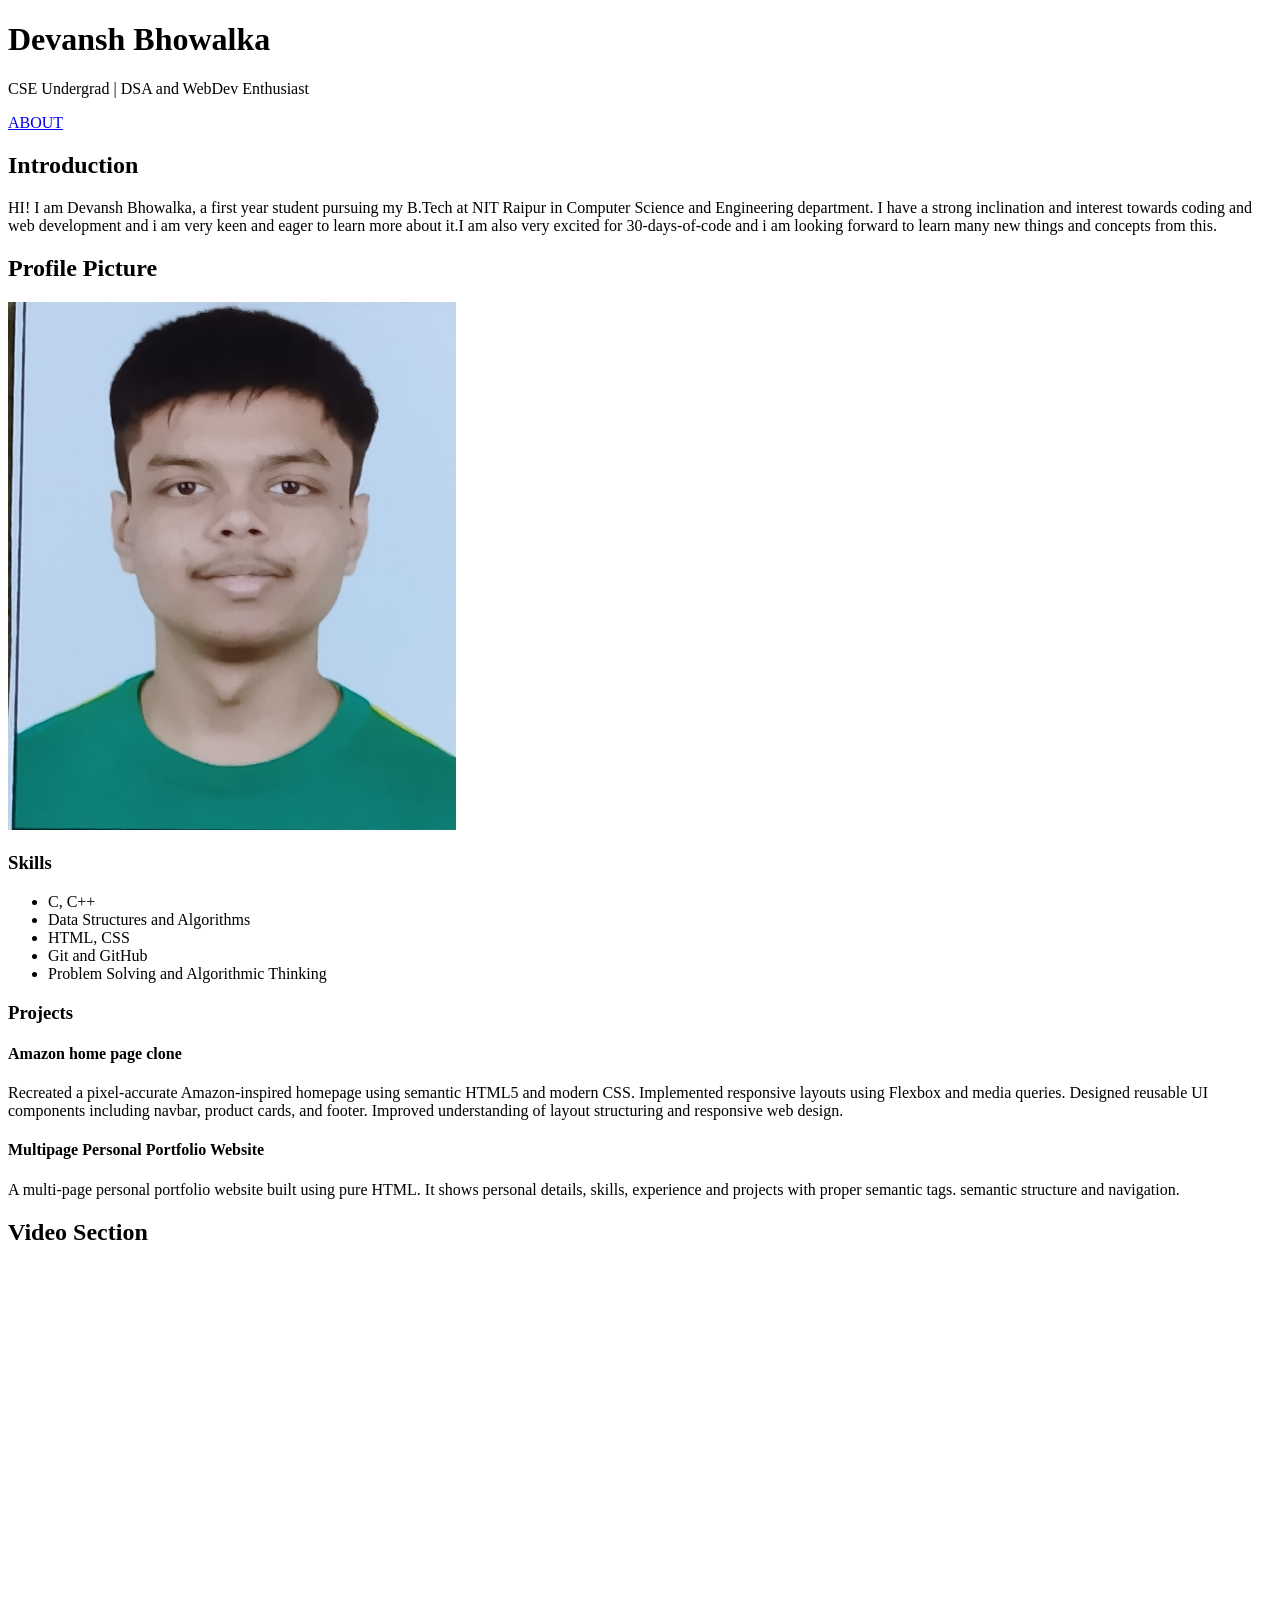
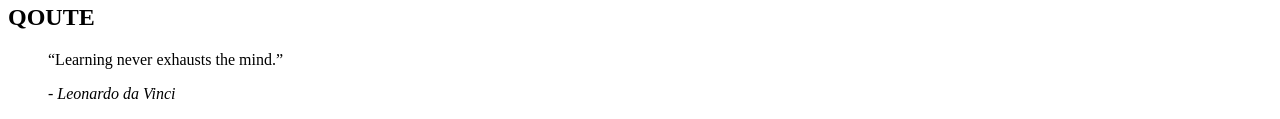
<file: day-1/index.html>
<!DOCTYPE html>
<html lang="en">
<head>
    <meta charset="UTF-8">
    <meta name="viewport" content="width=device-width, initial-scale=1.0">
    <title>Devansh Bhowalka - Portfolio</title>
</head>
<body>
    <header>
        <h1>Devansh Bhowalka</h1>
        <p>CSE Undergrad | DSA and WebDev Enthusiast</p>

  <nav>
    <a href="about.html">ABOUT</a>
  </nav> 

    </header>

    <main>
        <section>
            <h2>Introduction</h2>
            <p> HI! I am Devansh Bhowalka, a first year student pursuing my B.Tech at NIT Raipur in Computer Science and Engineering department. I have a strong inclination and interest towards coding and web development and i am very keen and eager to learn more about it.I am also very excited for 30-days-of-code and i am looking forward to learn many new things and concepts from this.</p>
        </section>

        <h2>Profile Picture</h2>
        <img src="myphoto.jpeg" alt="My Photo" style="width:28rem;height: 33rem;">

        <section>
            <h3>Skills</h3>
            <ul>
             <li>C, C++</li>
             <li>Data Structures and Algorithms</li>
             <li>HTML, CSS</li>
             <li>Git and GitHub</li>
             <li>Problem Solving and Algorithmic Thinking</li>
            </ul>
        </section>
    <section>
        <h3>Projects</h3>

        <article>
            <h4>Amazon home page clone</h4>
            <p>
                 Recreated a pixel-accurate Amazon-inspired homepage using semantic HTML5 and modern CSS.
                 Implemented responsive layouts using Flexbox and media queries.
                 Designed reusable UI components including navbar, product cards, and footer.
                 Improved understanding of layout structuring and responsive web design.
            </p>

            <h4>Multipage Personal Portfolio Website</h4>
            <p> A multi-page personal portfolio website built using pure HTML.
                It shows personal details, skills, experience and projects with proper semantic tags.
                semantic structure and navigation.</p>
        </article>
    </section>

    <section>
        <h2> Video Section</h2>

        <iframe width="560" height="315" src="https://www.youtube.com/embed/HcOc7P5BMi4?si=juurf2IztAZECUZL" title="YouTube video player" frameborder="0" allow="accelerometer; autoplay; clipboard-write; encrypted-media; gyroscope; picture-in-picture; web-share" referrerpolicy="strict-origin-when-cross-origin" allowfullscreen></iframe>

    </section>

    <section>
        <h2> QOUTE</h2>

        <blockquote>
            <p>
                “Learning never exhausts the mind.”
            </p>
            <cite>- Leonardo da Vinci</cite>
        </blockquote>
    </section>
    </main>


</body>
</html>
</file>
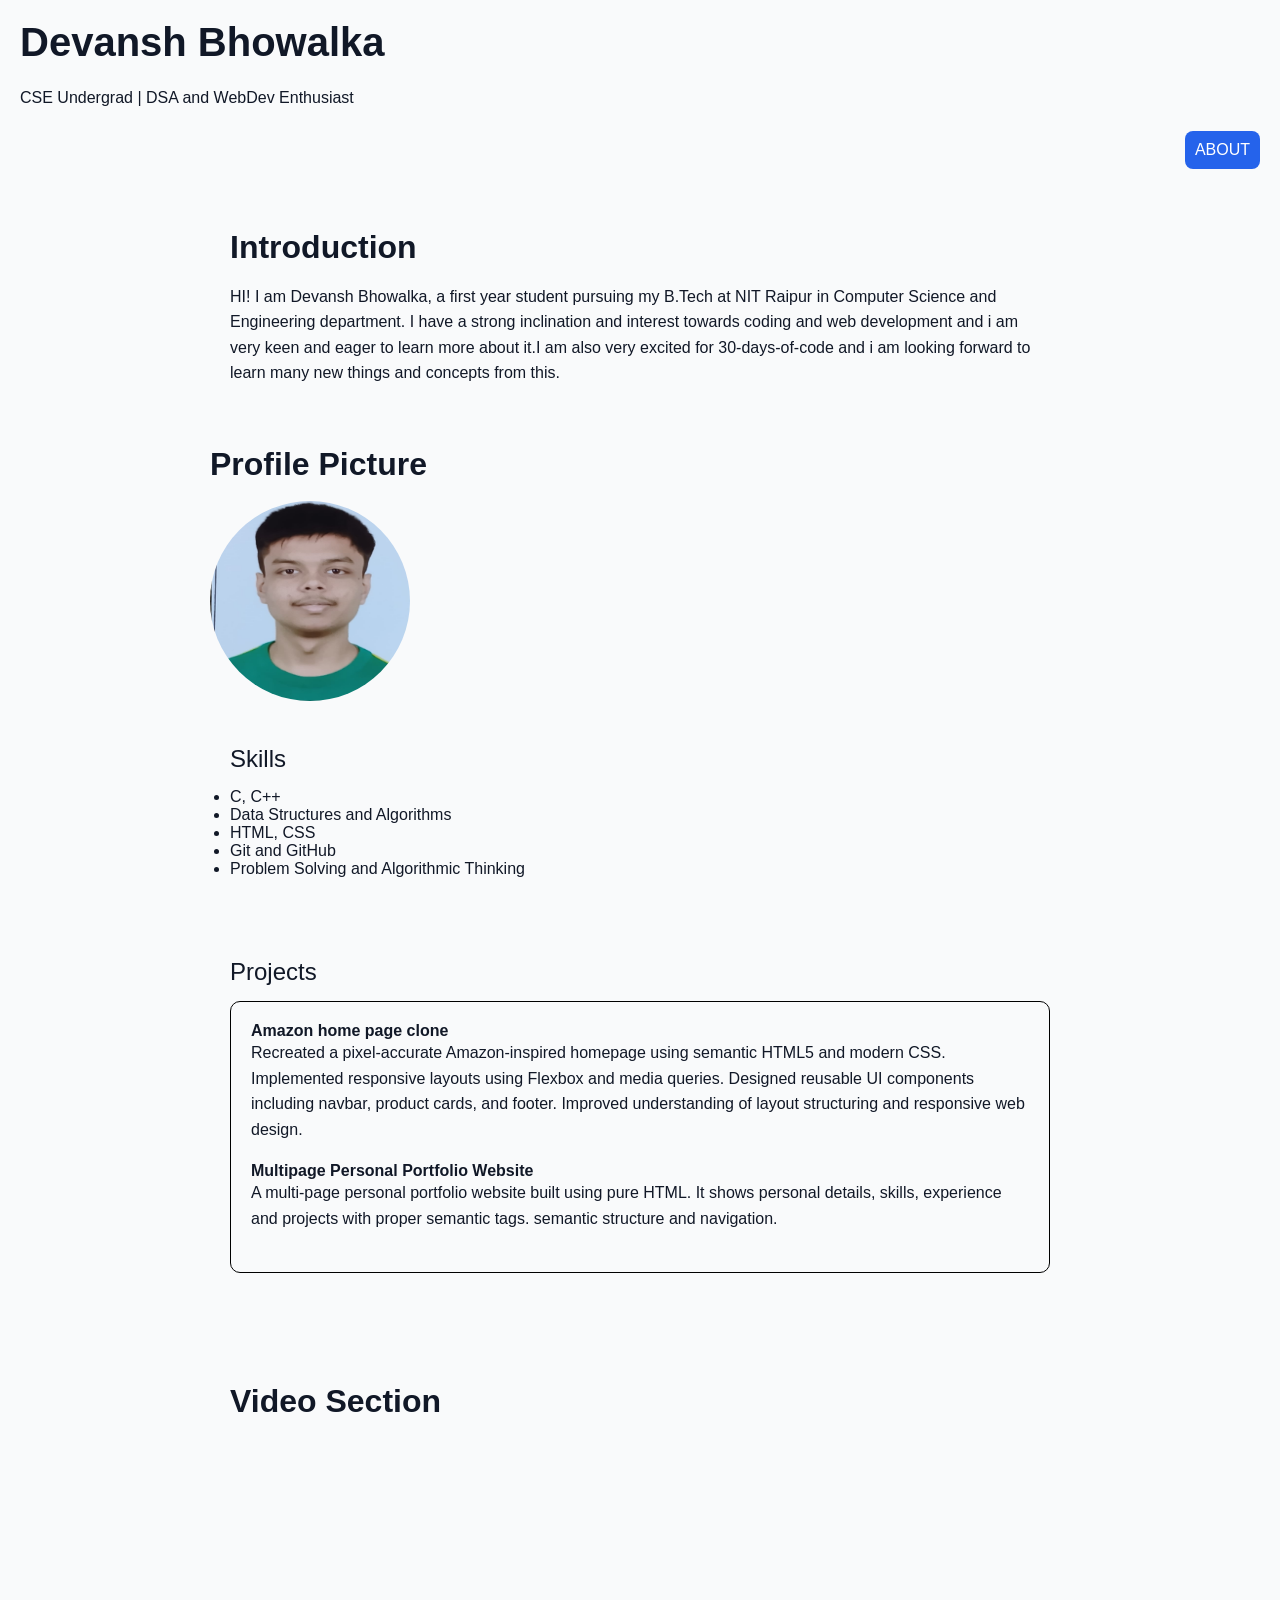
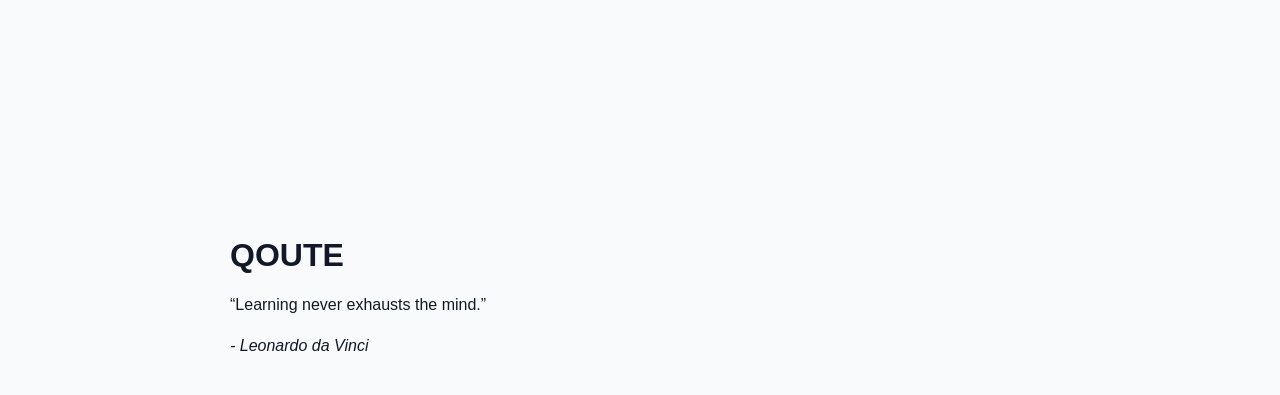
<file: day-3/index.html>
<!DOCTYPE html>
<html lang="en">
<head>
    <meta charset="UTF-8">
    <meta name="viewport" content="width=device-width, initial-scale=1.0">
    <title>Devansh Bhowalka - Portfolio(Enhanced)</title>
    <link rel="stylesheet" href="style.css">

</head>
<body>
    <header>
        <h1>Devansh Bhowalka</h1>
        <p>CSE Undergrad | DSA and WebDev Enthusiast</p>

  <nav>
    <a href="about.html" class="btn">ABOUT</a>
  </nav> 

    </header>

    <main class="container">
        <section>
            <h2>Introduction</h2>
            <p> HI! I am Devansh Bhowalka, a first year student pursuing my B.Tech at NIT Raipur in Computer Science and Engineering department. I have a strong inclination and interest towards coding and web development and i am very keen and eager to learn more about it.I am also very excited for 30-days-of-code and i am looking forward to learn many new things and concepts from this.</p>
        </section>

        <h2>Profile Picture</h2>
        <img src="myphoto.jpeg" alt="My Photo" class="profile-img">

        <section>
            <h3>Skills</h3>
            <ul>
             <li>C, C++</li>
             <li>Data Structures and Algorithms</li>
             <li>HTML, CSS</li>
             <li>Git and GitHub</li>
             <li>Problem Solving and Algorithmic Thinking</li>
            </ul>
        </section>
    <section>
        <h3>Projects</h3>

        <article>
            <h4>Amazon home page clone</h4>
            <p>
                 Recreated a pixel-accurate Amazon-inspired homepage using semantic HTML5 and modern CSS.
                 Implemented responsive layouts using Flexbox and media queries.
                 Designed reusable UI components including navbar, product cards, and footer.
                 Improved understanding of layout structuring and responsive web design.
            </p>

            <h4>Multipage Personal Portfolio Website</h4>
            <p> A multi-page personal portfolio website built using pure HTML.
                It shows personal details, skills, experience and projects with proper semantic tags.
                semantic structure and navigation.</p>
        </article>
    </section>

    <section>
        <h2> Video Section</h2>

        <iframe width="560" height="315" src="https://www.youtube.com/embed/HcOc7P5BMi4?si=juurf2IztAZECUZL" title="YouTube video player" frameborder="0" allow="accelerometer; autoplay; clipboard-write; encrypted-media; gyroscope; picture-in-picture; web-share" referrerpolicy="strict-origin-when-cross-origin" allowfullscreen></iframe>

    </section>

    <section>
        <h2> QOUTE</h2>

        <blockquote>
            <p>
                “Learning never exhausts the mind.”
            </p>
            <cite>- Leonardo da Vinci</cite>
        </blockquote>
    </section>
    </main>


</body>
</html>
</file>
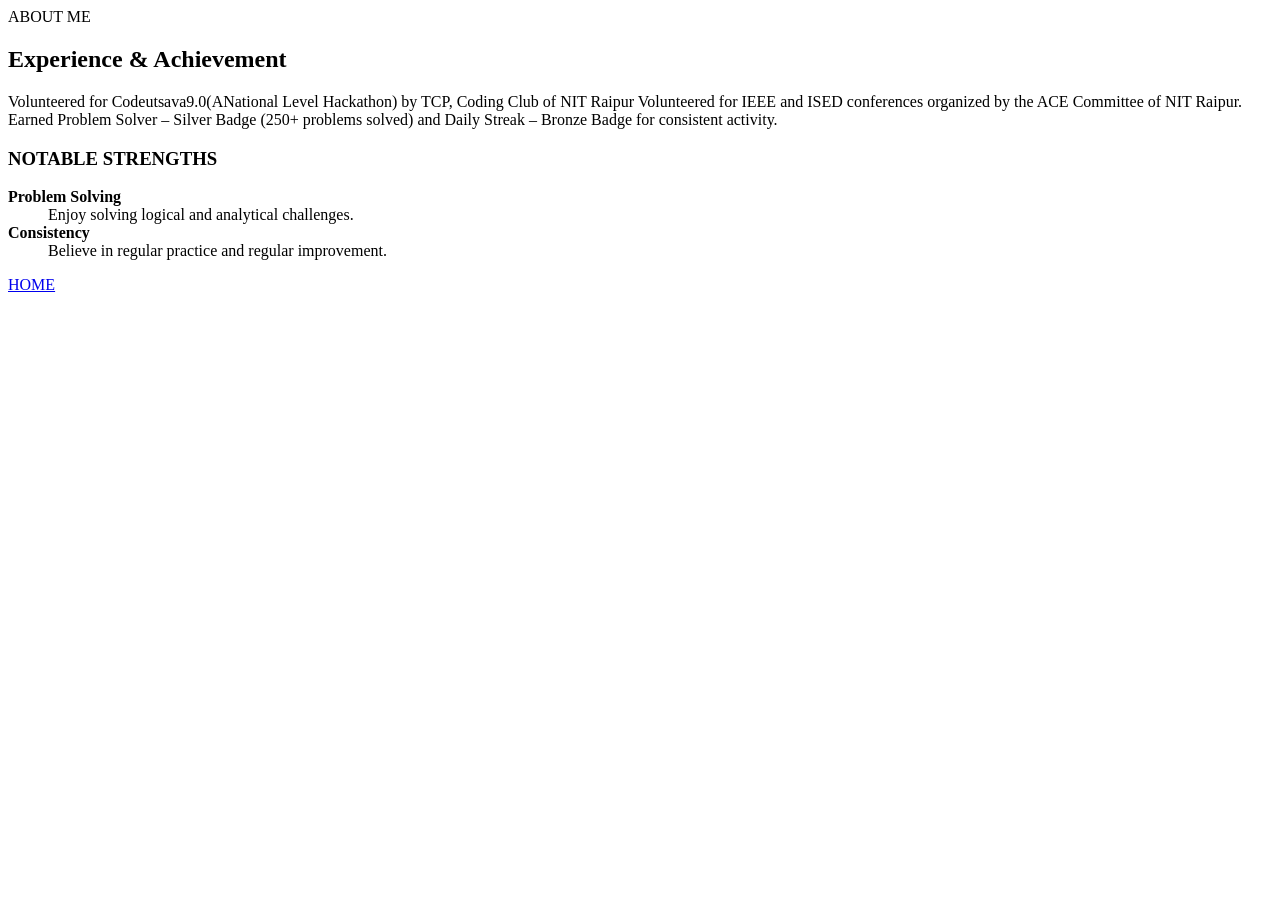
<file: day-1/about.html>
<!DOCTYPE html>
<html lang="en">
<head>
    <meta charset="UTF-8">
    <meta name="viewport" content="width=device-width, initial-scale=1.0">
    <title>Document</title>
</head>
<body>
    <header>
        ABOUT ME
    </header>

    <main>

        <section>
            <h2>Experience & Achievement</h2>
            <p>
                 Volunteered for Codeutsava9.0(ANational Level Hackathon) by TCP, Coding Club of NIT Raipur
                 Volunteered for IEEE and ISED conferences organized by the ACE Committee of NIT Raipur.
                 Earned Problem Solver – Silver Badge (250+ problems solved) and Daily Streak – Bronze Badge for consistent activity.
            </p>
        </section>

        <section>
            <h3> NOTABLE STRENGTHS</h3>
             <dl>
                <dt style="font-weight: bold;">Problem Solving</dt>
                <dd>Enjoy solving logical and analytical challenges.</dd>

                <dt style="font-weight: bold;">Consistency</dt>
                <dd>Believe in regular practice and regular improvement.</dd>

                
            </dl>
        </section>

        <section>
            <a href="index.html">HOME</a>
        </section>
    </main>
</body>
</html>
</file>
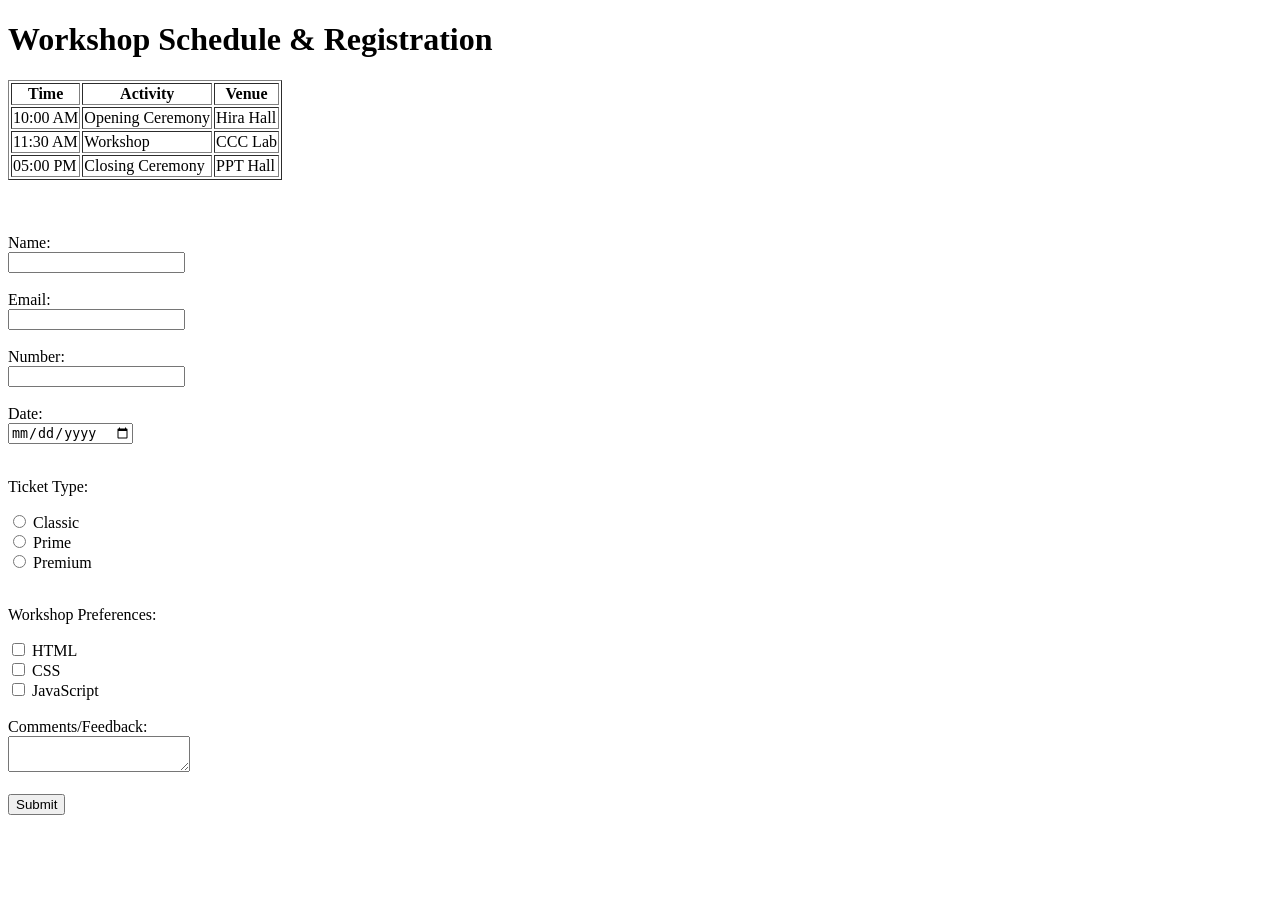
<file: day-2/event.html>
<!DOCTYPE html>
<html lang="en">
<head>
    <meta charset="UTF-8">
    <meta name="viewport" content="width=device-width, initial-scale=1.0">
    <title>Event Schedule</title>
</head>
<body>
    
    <h1>Workshop Schedule & Registration</h1>

     <table border="1">
        <thead>
            <tr>
                <th>Time</th>
                <th>Activity</th>
                <th>Venue</th>
            </tr>
        </thead>
        <tbody>
            <tr>
                <td>10:00 AM</td>
                <td>Opening Ceremony</td>
                <td> Hira Hall</td>
            </tr>
            <tr>
                <td>11:30 AM</td>
                <td>Workshop</td>
                <td>CCC Lab</td>
            </tr>
            <tr>
                <td>05:00 PM</td>
                <td>Closing Ceremony</td>
                <td>PPT Hall</td>
            </tr>
        </tbody>
    </table>

    <br><br><br>

    <form action="#" method="post">

    <label for="name"> Name:</label><br>
    <input type="text" id="name" name="name"><br><br>

    <label for="email">Email:</label><br>
    <input type="email" id="email" name="email"><br><br>

    <label for="number">Number:</label><br>
    <input type="number" id="number" name="number"><br><br>

    <label for="date">Date:</label><br>
    <input type="date" id="date" name="date"><br><br>

    <p>Ticket Type:</p>
    <input type="radio" id="Classic" name="ticket" value="Classic">
    <label for="Classic">Classic</label><br>

    <input type="radio" id="Prime" name="ticket" value="Prime">
    <label for="Prime">Prime</label><br>

    <input type="radio" id="Premium" name="ticket" value="Premium">
    <label for="Premium">Premium</label><br><br>

    <p>Workshop Preferences:</p>
    <input type="checkbox" id="html" name="workshop" value="html">
    <label for="html">HTML</label><br>

    <input type="checkbox" id="css" name="workshop" value="css">
    <label for="css">CSS</label><br>

    <input type="checkbox" id="js" name="workshop" value="js">
    <label for="js">JavaScript</label><br><br>

    <label for="comments">Comments/Feedback:</label><br>
    <textarea id="comments" name="comments"></textarea><br><br>

    <button type="submit">Submit</button>

</form>



</body>
</html>
</file>
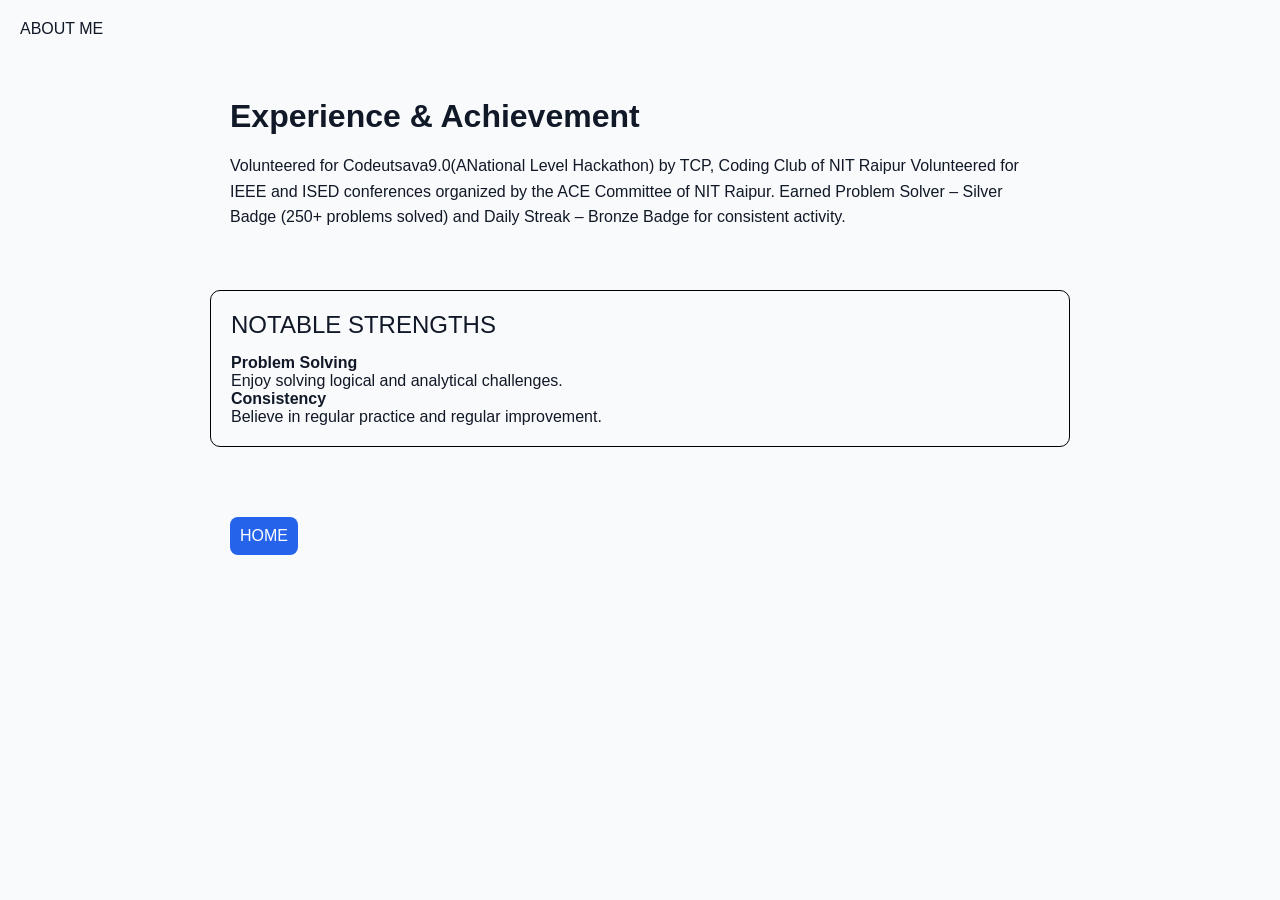
<file: day-3/about.html>
<!DOCTYPE html>
<html lang="en">
<head>
    <meta charset="UTF-8">
    <meta name="viewport" content="width=device-width, initial-scale=1.0">
    <title>Document(Enhanced)</title>
    <link rel="stylesheet" href="style.css">

</head>
<body>
    <header>
        ABOUT ME
    </header>

    <main class="container">

        <section>
            <h2>Experience & Achievement</h2>
            <p>
                 Volunteered for Codeutsava9.0(ANational Level Hackathon) by TCP, Coding Club of NIT Raipur
                 Volunteered for IEEE and ISED conferences organized by the ACE Committee of NIT Raipur.
                 Earned Problem Solver – Silver Badge (250+ problems solved) and Daily Streak – Bronze Badge for consistent activity.
            </p>
        </section>

        <article>
            <h3> NOTABLE STRENGTHS</h3>
             <dl>
                <dt style="font-weight: bold;">Problem Solving</dt>
                <dd>Enjoy solving logical and analytical challenges.</dd>

                <dt style="font-weight: bold;">Consistency</dt>
                <dd>Believe in regular practice and regular improvement.</dd>

                
            </dl>
        </article>

        <section>
            <a href="index.html" class="btn">HOME</a>
        </section>
    </main>
</body>
</html>
</file>
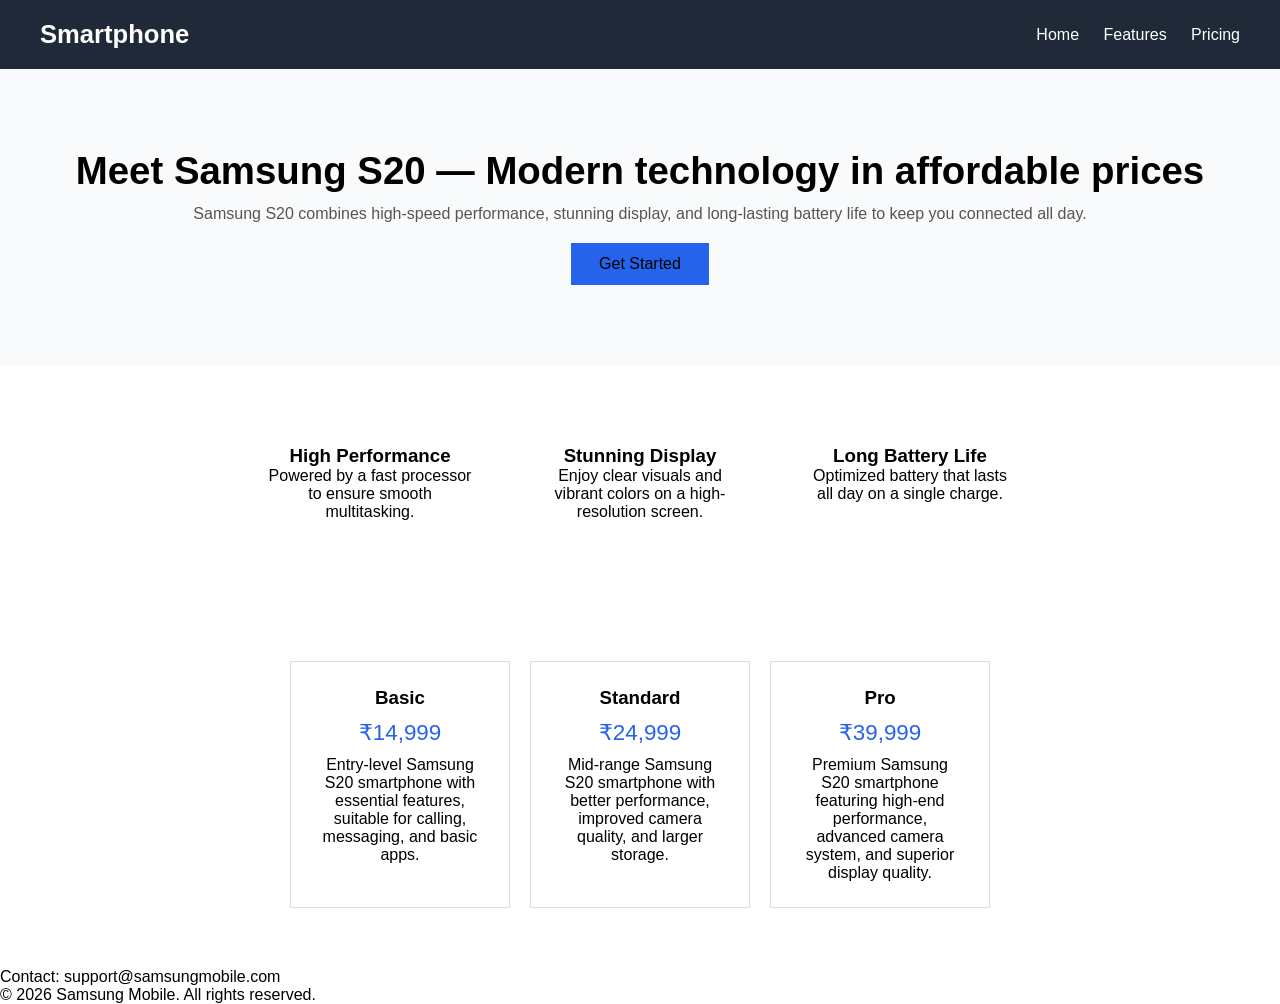
<file: day-4/landing.html>
<!DOCTYPE html>
<html lang="en">
<head>
    <meta charset="UTF-8">
    <meta name="viewport" content="width=device-width, initial-scale=1.0">
    <title>Product Landing Page</title>
    <link rel="stylesheet" href="style.css">
</head>
<body>
    <header class="header">
  <h1 class="title">Smartphone</h1>

  <nav class="nav-links">
    <a href="#home">Home</a>
    <a href="#features">Features</a>
    <a href="#pricing">Pricing</a>
  </nav>
</header>

<section class="hero" id="home">
  <h2 class="hero-title">Meet Samsung S20 — Modern technology in affordable prices</h2>
  <p class="hero-text">
   Samsung S20 combines high-speed performance, stunning display, and long-lasting battery life to keep you connected all day.
  </p>
  <button class="btn">Get Started</button>
</section>

<section class="features" id="features">

  <article class="feature-card">
    <h3>High Performance</h3>
    <p>Powered by a fast processor to ensure smooth multitasking.</p>
  </article>

  <article class="feature-card">
    <h3>Stunning Display</h3>
    <p>Enjoy clear visuals and vibrant colors on a high-resolution screen.</p>
  </article>

  <article class="feature-card">
    <h3>Long Battery Life</h3>
    <p>Optimized battery that lasts all day on a single charge.</p>
  </article>

</section>

<section class="pricing" id="pricing">

  <div class="price-card">
    <h3>Basic</h3>
    <p class="price">₹14,999</p>
    <p>
      Entry-level Samsung S20 smartphone with essential features,
      suitable for calling, messaging, and basic apps.
    </p>
  </div>

  <div class="price-card">
    <h3>Standard</h3>
    <p class="price">₹24,999</p>
    <p>
      Mid-range Samsung S20 smartphone with better performance,
      improved camera quality, and larger storage.
    </p>
  </div>

  <div class="price-card">
    <h3>Pro</h3>
    <p class="price">₹39,999</p>
    <p>
      Premium Samsung S20 smartphone featuring high-end performance,
      advanced camera system, and superior display quality.
    </p>
  </div>

</section>

<footer class="footer">
  <p>Contact: support@samsungmobile.com</p>
  <p>© 2026 Samsung Mobile. All rights reserved.</p>
</footer>



</body>
</html>
</file>
<file: day-3/style.css>
* {
  margin: 0;
  padding: 0;
  box-sizing: border-box;
}

:root {
  --primary: #2563eb;
  --text: #111827;
  --background: #f9fafb;
}

body {
  font-family: Arial, Helvetica, sans-serif;
  background-color: var(--background);
  color: var(--text);
}

header {
  background-color: var(--background);
  padding: 20px ;
  
}

nav {
  display: flex;
  justify-content: flex-end;
  align-items: center;
  gap: 30px;
}

nav a {
  text-decoration: none;
  color: var(--text);
}

nav a:hover {
  color: var(--primary);
  text-decoration: underline;
}

.profile-img {
  width: 200px;
  height: 200px;
  border-radius: 50%;
}

.btn {
  display: inline-block;
  background-color: var(--primary);
  color: white;
  padding: 10px;
  border-radius: 8px;
  text-decoration: none;
  transition: background-color 0.3s ease, transform 0.3s ease;
}

.btn:hover {
  background-color: yellow;
  transform: translateY(-5px);
}

h1 {
  font-size: 2.5rem;
  margin-bottom: 20px;
  font-weight: 700;
}

h2 {
  font-size: 2rem;
  margin-bottom: 18px;
  font-weight: 600;
}

h3 {
  font-size: 1.5rem;
  margin-bottom: 15px;
  font-weight: 500;
}

p {
  font-size: 1rem;
  line-height: 1.6;
  margin-bottom: 20px;
}

section {
  padding: 40px 20px;
}

.container {
  max-width: 900px;
  margin: 0 auto;
  padding: 0 20px;
}

article {
  padding: 20px;
  border-radius: 10px;
  border: 1px solid black;
  margin-bottom: 30px;
}
</file>
<file: day-4/style.css>
* {
  margin: 0;
  padding: 0;
  box-sizing: border-box;
  font-family: Arial, sans-serif;
}

:root {
  --primary-color: #2563eb;
  --dark-color: #1f2937;
  --light-color: #f9fafb;
}

.header {
  display: flex;
  justify-content: space-between; 
  align-items: center;
  padding: 20px 40px;
  background-color: var(--dark-color);
}

.title {
  color: white;
  font-size: 1.6rem;
}

.nav-links a {
  margin-left: 20px;
  text-decoration: none;
  color: white;
  transition: color 0.3s ease;
}

.nav-links a:hover {
  color: var(--primary-color);
}

.hero {
  padding: 80px 20px;
  text-align: center;
  background-color: var(--light-color);
}

.hero-title {
  font-size: 2.4rem;
  margin-bottom: 12px;
  animation: Slide-up-fade-in 1s ease-out;
}

.hero-text {
  font-size: 1rem;
  color: #555;
  margin-bottom: 20px;
}

.btn {
  padding: 12px 28px;
  font-size: 1rem;
  border: none;
  background-color: var(--primary-color);
  transition: transform 0.3s ease;
}

.btn:hover {
  transform: scale(1.05);
}

@keyframes Slide-up-fade-in {
  from {
    opacity: 0;
    transform: translateY(15px);
  }
  to {
    opacity: 1;
    transform: translateY(0);
  }
}

.features {
  display: flex;
  justify-content: center;
  gap: 20px;
  padding: 60px 40px;
}

.feature-card {
  width: 250px;
  padding: 20px;
  text-align: center;
  background-color: #ffffff;
  transition: transform 0.3s ease, box-shadow 0.3s ease;
}

.feature-card:hover {
  transform: translateY(-8px);
  box-shadow: 0 12px 25px rgba(0,0,0,0.5);
}

.pricing {
  display: flex;
  justify-content: center;
  gap: 20px;
  padding: 60px 40px;
}

.price-card {
  width: 220px;
  padding: 25px;
  text-align: center;
  background-color: #ffffff;
  border: 1px solid #ddd;
 transition: transform 0.35s ease, box-shadow 0.35s ease, border-color 0.35s ease;
}

.price-card:hover {
  transform: scale(1.08);
  border-color: var(--primary-color);
  box-shadow: 0 10px 20px rgba(0,0,0,0.25);
}

.price {
  font-size: 1.4rem;
  margin: 10px 0;
  color: var(--primary-color);
}
</file>
